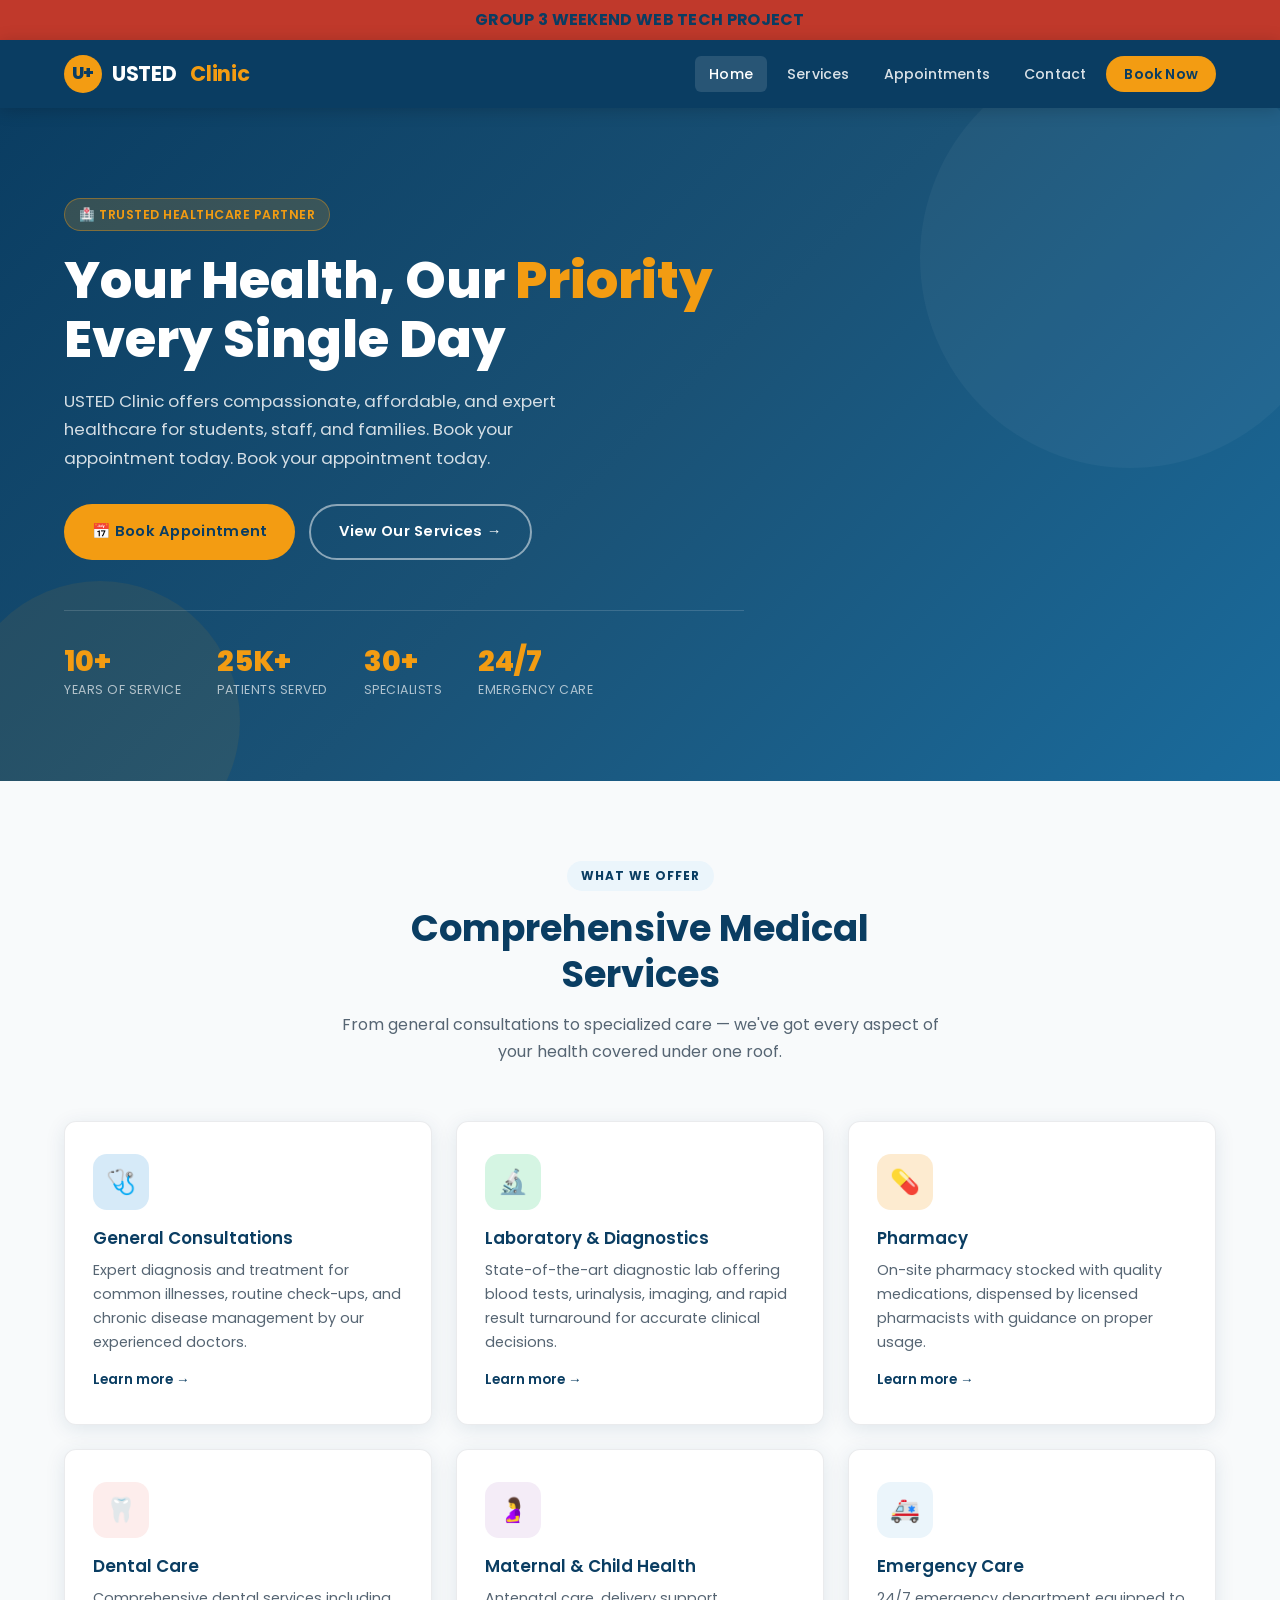
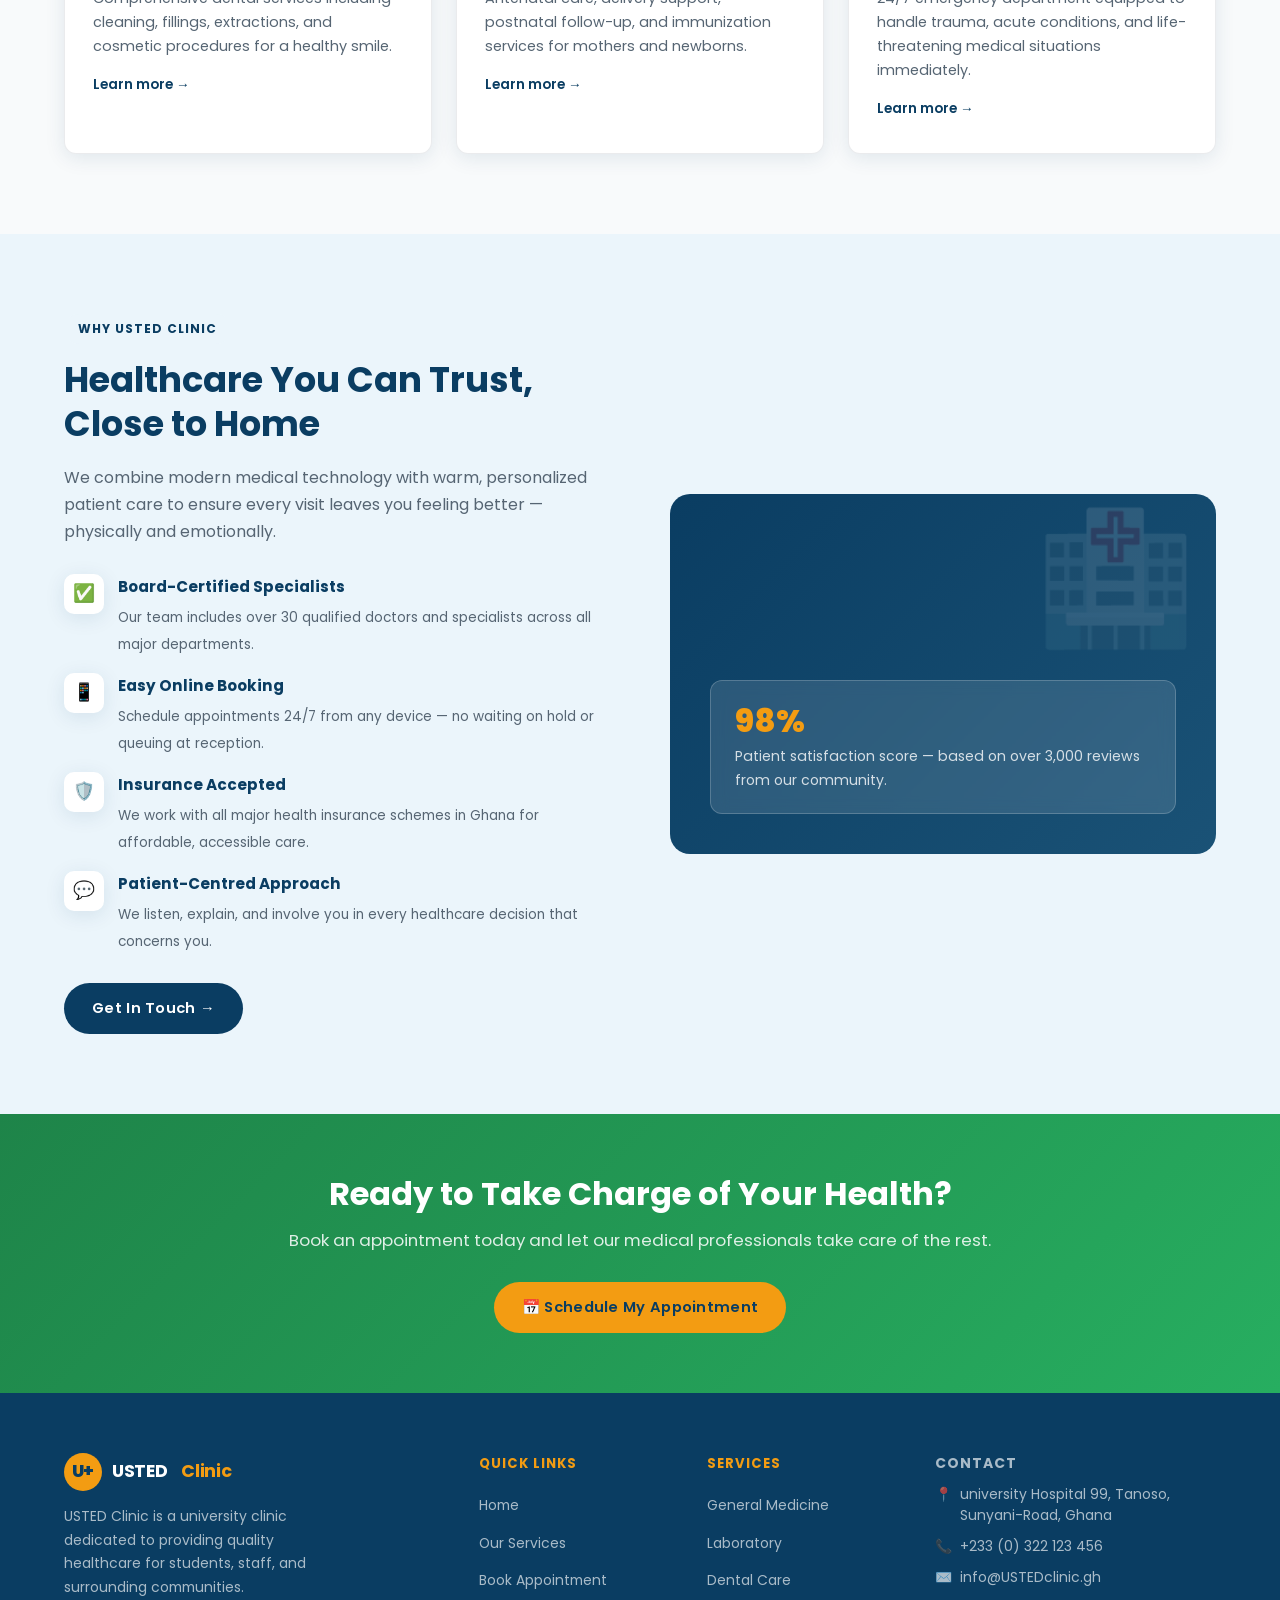
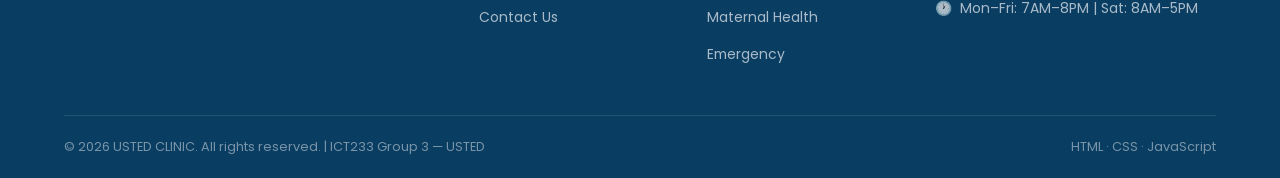
<file: index.html>
<!DOCTYPE html>
<html lang="en">
<head>
  <meta charset="UTF-8" />
  <meta name="viewport" content="width=device-width, initial-scale=1.0" />
  <meta name="description" content="MediPoint Clinic — Quality healthcare services in Kumasi, Ghana. Book appointments online, explore our services, and connect with our medical team." />
  <title>USTED CLINIC | Quality Healthcare in Tanoso</title>
  <link rel="stylesheet" href="style.css" />
</head>
<body>

  
  <div class="emergency-strip" role="alert">
     <h3>GROUP 3 WEEKEND WEB TECH PROJECT</h3>
  </div>

  <!-- NAVBAR ----
  <nav class="navbar" role="navigation" aria-label="Main Navigation">
    <a href="index.html" class="nav-logo">
      <div class="logo-icon" aria-hidden="true">U+</div>
      USTED <span>&nbsp;Clinic</span>
    </a>

  <button id="open-menu-btn" ><i class="fa-solid fa-bars"></i></button>
    <button id="close-menu-btn" ><i class="fa-solid fa-square-xmark"></i></button>
  </div>


    <ul class="nav-links" role="list">
      <li><a href="index.html" class="active">Home</a></li>
      <li><a href="services.html">Services</a></li>
      <li><a href="appointments.html">Appointments</a></li>
      <li><a href="contact.html">Contact</a></li>
      <li><a href="appointments.html" class="btn-nav">Book Now</a></li>
    </ul>
  </nav>
----->

 <!-- NAVBAR -->
  <nav class="navbar" role="navigation" aria-label="Main Navigation">
    <a href="index.html" class="nav-logo">
      <div class="logo-icon" aria-hidden="true">U+</div>
      USTED <span>&nbsp;Clinic</span>
    </a>
    <button class="hamburger" aria-label="Toggle Navigation" aria-expanded="false">
      <span></span><span></span><span></span>
    </button>



    <ul class="nav-links" role="list">
      <li><a href="index.html" class="active">Home</a></li>
      <li><a href="services.html">Services</a></li>
      <li><a href="appointments.html">Appointments</a></li>
      <li><a href="contact.html">Contact</a></li>
      <li><a href="appointments.html" class="btn-nav">Book Now</a></li>
    </ul>
  </nav>








  <!-- HERO -->
  <header class="hero" role="banner">
    <div class="hero-inner fade-up">
      <div class="hero-badge">🏥 Trusted Healthcare Partner</div>
      <h1>Your Health, Our <span>Priority</span><br/>Every Single Day</h1>
      <p>USTED Clinic offers compassionate, affordable, and expert healthcare for students, staff, and families. Book your appointment today. Book your appointment today.</p>
      <div class="hero-cta">
        <a href="appointments.html" class="btn btn-primary">📅 Book Appointment</a>
        <a href="services.html" class="btn btn-outline">View Our Services →</a>
      </div>
      <div class="hero-stats">
        <div class="stat-item">
          <div class="num">10+</div>
          <div class="label">Years of Service</div>
        </div>
        <div class="stat-item">
          <div class="num">25K+</div>
          <div class="label">Patients Served</div>
        </div>
        <div class="stat-item">
          <div class="num">30+</div>
          <div class="label">Specialists</div>
        </div>
        <div class="stat-item">
          <div class="num">24/7</div>
          <div class="label">Emergency Care</div>
        </div>
      </div>
    </div>
  </header>

  <!-- SERVICES PREVIEW -->
  <section class="services-preview" aria-labelledby="services-heading">
    <div class="section-header">
      <span class="section-tag">What We Offer</span>
      <h2 id="services-heading">Comprehensive Medical Services</h2>
      <p>From general consultations to specialized care — we've got every aspect of your health covered under one roof.</p>
    </div>
    <div class="grid-3">
      <article class="card service-card">
        <div class="card-icon" aria-hidden="true">🩺</div>
        <h3>General Consultations</h3>
        <p>Expert diagnosis and treatment for common illnesses, routine check-ups, and chronic disease management by our experienced doctors.</p>
        <a href="services.html" class="read-more">Learn more →</a>
      </article>
      <article class="card service-card">
        <div class="card-icon" aria-hidden="true">🔬</div>
        <h3>Laboratory &amp; Diagnostics</h3>
        <p>State-of-the-art diagnostic lab offering blood tests, urinalysis, imaging, and rapid result turnaround for accurate clinical decisions.</p>
        <a href="services.html" class="read-more">Learn more →</a>
      </article>
      <article class="card service-card">
        <div class="card-icon" aria-hidden="true">💊</div>
        <h3>Pharmacy</h3>
        <p>On-site pharmacy stocked with quality medications, dispensed by licensed pharmacists with guidance on proper usage.</p>
        <a href="services.html" class="read-more">Learn more →</a>
      </article>
      <article class="card service-card">
        <div class="card-icon" aria-hidden="true">🦷</div>
        <h3>Dental Care</h3>
        <p>Comprehensive dental services including cleaning, fillings, extractions, and cosmetic procedures for a healthy smile.</p>
        <a href="services.html" class="read-more">Learn more →</a>
      </article>
      <article class="card service-card">
        <div class="card-icon" aria-hidden="true">🤰</div>
        <h3>Maternal &amp; Child Health</h3>
        <p>Antenatal care, delivery support, postnatal follow-up, and immunization services for mothers and newborns.</p>
        <a href="services.html" class="read-more">Learn more →</a>
      </article>
      <article class="card service-card">
        <div class="card-icon" aria-hidden="true">🚑</div>
        <h3>Emergency Care</h3>
        <p>24/7 emergency department equipped to handle trauma, acute conditions, and life-threatening medical situations immediately.</p>
        <a href="services.html" class="read-more">Learn more →</a>
      </article>
    </div>
  </section>

  <!-- WHY CHOOSE US -->
  <section class="why-section" aria-labelledby="why-heading">
    <div class="why-grid">
      <div class="why-text">
        <span class="section-tag">Why USTED CLINIC</span>
        <h2 id="why-heading">Healthcare You Can Trust, Close to Home</h2>
        <p>We combine modern medical technology with warm, personalized patient care to ensure every visit leaves you feeling better — physically and emotionally.</p>
        <div class="why-list">
          <div class="why-item">
            <div class="icon" aria-hidden="true">✅</div>
            <div class="content">
              <strong>Board-Certified Specialists</strong>
              <span>Our team includes over 30 qualified doctors and specialists across all major departments.</span>
            </div>
          </div>
          <div class="why-item">
            <div class="icon" aria-hidden="true">📱</div>
            <div class="content">
              <strong>Easy Online Booking</strong>
              <span>Schedule appointments 24/7 from any device — no waiting on hold or queuing at reception.</span>
            </div>
          </div>
          <div class="why-item">
            <div class="icon" aria-hidden="true">🛡️</div>
            <div class="content">
              <strong>Insurance Accepted</strong>
              <span>We work with all major health insurance schemes in Ghana for affordable, accessible care.</span>
            </div>
          </div>
          <div class="why-item">
            <div class="icon" aria-hidden="true">💬</div>
            <div class="content">
              <strong>Patient-Centred Approach</strong>
              <span>We listen, explain, and involve you in every healthcare decision that concerns you.</span>
            </div>
          </div>
        </div>
        <div style="margin-top:28px;">
          <a href="contact.html" class="btn btn-dark">Get In Touch →</a>
        </div>
      </div>
      <div class="why-visual" aria-hidden="true">
        <div class="highlight-box">
          <h3>98%</h3>
          <p>Patient satisfaction score — based on over 3,000 reviews from our community.</p>
        </div>
      </div>
    </div>
  </section>

  <!-- CTA STRIP -->
  <section class="cta-strip" aria-labelledby="cta-heading">
    <h2 id="cta-heading">Ready to Take Charge of Your Health?</h2>
    <p>Book an appointment today and let our medical professionals take care of the rest.</p>
    <a href="appointments.html" class="btn btn-primary">📅 Schedule My Appointment</a>
  </section>

  <!-- FOOTER -->
  <footer>
    <div class="footer-grid">
      <div class="footer-brand">
        <div class="nav-logo" style="font-size:1.1rem;">
          <div class="logo-icon" aria-hidden="true">U+</div>
          USTED<span>&nbsp;Clinic</span>
        </div>
        <p>USTED Clinic is a university clinic dedicated to providing quality healthcare for students, staff, and surrounding communities.</p>
      </div>
      <div>
        <p class="footer-heading">Quick Links</p>
        <ul class="footer-links">
          <li><a href="index.html">Home</a></li>
          <li><a href="services.html">Our Services</a></li>
          <li><a href="appointments.html">Book Appointment</a></li>
          <li><a href="contact.html">Contact Us</a></li>
        </ul>
      </div>
      <div>
        <p class="footer-heading">Services</p>
        <ul class="footer-links">
          <li><a href="services.html">General Medicine</a></li>
          <li><a href="services.html">Laboratory</a></li>
          <li><a href="services.html">Dental Care</a></li>
          <li><a href="services.html">Maternal Health</a></li>
          <li><a href="services.html">Emergency</a></li>
        </ul>
      </div>
      <div class="footer-contact">
        <p class="footer-heading">Contact</p>
        <p><span aria-hidden="true">📍</span> university Hospital 99, Tanoso, Sunyani-Road, Ghana</p>
        <p><span aria-hidden="true">📞</span> +233 (0) 322 123 456</p>
        <p><span aria-hidden="true">✉️</span> info@USTEDclinic.gh</p>
        <p><span aria-hidden="true">🕐</span> Mon–Fri: 7AM–8PM | Sat: 8AM–5PM</p>
      </div>
    </div>
    <div class="footer-bottom">
      <span>© <span id="year"></span> USTED CLINIC. All rights reserved. | ICT233 Group 3 — USTED</span>
      <span>HTML · CSS · JavaScript</span>
    </div>
  </footer>

  <script src="main.js"></script>
</body>
</html>
</file>
<file: style.css>
@import url('https://fonts.googleapis.com/css2?family=Poppins:wght@300;400;500;600;700;800&family=Lora:ital,wght@0,400;0,600;1,400&display=swap');

/* ---- RESET & BASE ---- */
*, *::before, *::after { box-sizing: border-box; margin: 0; padding: 0; }

:root {
  --primary:   #0A3D62;
  --primary-l: #1A5276;
  --green:     #1E8449;
  --green-l:   #27AE60;
  --accent:    #F39C12;
  --accent-d:  #D68910;
  --light:     #EBF5FB;
  --bg:        #F8FAFB;
  --white:     #FFFFFF;
  --text:      #2C3E50;
  --text-l:    #566573;
  --border:    #D5D8DC;
  --shadow:    0 4px 20px rgba(10,61,98,0.10);
  --shadow-lg: 0 8px 40px rgba(10,61,98,0.16);
  --radius:    12px;
  --radius-sm: 6px;
  --transition: all 0.3s ease;
  --font-head: 'Poppins', sans-serif;
  --font-body: 'Poppins', sans-serif;
}

html { scroll-behavior: smooth; font-size: 16px; }

body {
  font-family: var(--font-body);
  background: var(--bg);
  color: var(--text);
  line-height: 1.7;
  overflow-x: hidden;
}

img { max-width: 100%; height: auto; display: block; }
a  { text-decoration: none; color: inherit; }
ul { list-style: none; }

h1,h2,h3,h4 {
  font-family: var(--font-head);
  line-height: 1.25;
  color: var(--primary);
}

/* ---- SCROLLBAR ---- */
::-webkit-scrollbar { width: 6px; }
::-webkit-scrollbar-track { background: var(--light); }
::-webkit-scrollbar-thumb { background: var(--primary-l); border-radius: 3px; }

/* =========================================================
   NAVBAR
   ========================================================= */
.navbar {
  position: sticky;
  top: 0;
  z-index: 1000;
  background: var(--primary);
  padding: 0 5%;
  display: flex;
  align-items: center;
  justify-content: space-between;
  height: 68px;
  box-shadow: 0 2px 16px rgba(0,0,0,0.18);
}

.nav-logo {
  display: flex;
  align-items: center;
  gap: 10px;
  color: var(--white);
  font-size: 1.3rem;
  font-weight: 700;
  letter-spacing: -0.3px;
}

.nav-logo .logo-icon {
  width: 38px; height: 38px;
  background: var(--accent);
  border-radius: 50%;
  display: flex; align-items: center; justify-content: center;
  font-size: 1.1rem;
  font-weight: 800;
  color: var(--primary);
  flex-shrink: 0;
}

.nav-logo span { color: var(--accent); }

.nav-links {
  display: flex;
  align-items: center;
  gap: 6px;
}

.nav-links a {
  color: rgba(255,255,255,0.85);
  padding: 8px 14px;
  border-radius: var(--radius-sm);
  font-size: 0.88rem;
  font-weight: 500;
  transition: var(--transition);
  letter-spacing: 0.2px;
}

.nav-links a:hover,
.nav-links a.active {
  color: var(--white);
  background: rgba(255,255,255,0.12);
}

.nav-links .btn-nav {
  background: var(--accent);
  color: var(--primary);
  font-weight: 600;
  padding: 8px 18px;
  border-radius: 50px;
}

.nav-links .btn-nav:hover {
  background: var(--accent-d);
  color: var(--white);
}

/* hamburger */
.hamburger {
  display: none;
  flex-direction: column;
  gap: 5px;
  cursor: pointer;
  padding: 4px;
}
.hamburger span {
  display: block; width: 24px; height: 2px;
  background: var(--white);
  border-radius: 2px;
  transition: var(--transition);
}
.hamburger.open span:nth-child(1) { transform: translateY(7px) rotate(45deg); }
.hamburger.open span:nth-child(2) { opacity: 0; }
.hamburger.open span:nth-child(3) { transform: translateY(-7px) rotate(-45deg); }

/* =========================================================
   HERO
   ========================================================= */
.hero {
  background: linear-gradient(135deg, var(--primary) 0%, var(--primary-l) 50%, #1A6B9C 100%);
  color: var(--white);
  padding: 90px 5% 80px;
  position: relative;
  overflow: hidden;
}

.hero::before {
  content: '';
  position: absolute;
  top: -60px; right: -60px;
  width: 420px; height: 420px;
  background: rgba(255,255,255,0.04);
  border-radius: 50%;
}

.hero::after {
  content: '';
  position: absolute;
  bottom: -80px; left: -40px;
  width: 280px; height: 280px;
  background: rgba(243,156,18,0.08);
  border-radius: 50%;
}

.hero-inner {
  max-width: 680px;
  position: relative;
  z-index: 1;
}

.hero-badge {
  display: inline-flex;
  align-items: center;
  gap: 6px;
  background: rgba(243,156,18,0.18);
  border: 1px solid rgba(243,156,18,0.4);
  color: var(--accent);
  padding: 5px 14px;
  border-radius: 50px;
  font-size: 0.78rem;
  font-weight: 600;
  letter-spacing: 0.5px;
  text-transform: uppercase;
  margin-bottom: 20px;
}

.hero h1 {
  font-size: clamp(2rem, 4.5vw, 3.2rem);
  color: var(--white);
  font-weight: 800;
  margin-bottom: 18px;
  line-height: 1.15;
}

.hero h1 span { color: var(--accent); }

.hero p {
  font-size: 1.05rem;
  color: rgba(255,255,255,0.82);
  margin-bottom: 32px;
  max-width: 520px;
}

.hero-cta {
  display: flex;
  gap: 14px;
  flex-wrap: wrap;
}

.hero-stats {
  display: flex;
  gap: 36px;
  margin-top: 50px;
  padding-top: 36px;
  border-top: 1px solid rgba(255,255,255,0.15);
  flex-wrap: wrap;
}

.stat-item { text-align: left; }
.stat-item .num {
  font-size: 1.8rem;
  font-weight: 800;
  color: var(--accent);
  line-height: 1;
}
.stat-item .label {
  font-size: 0.78rem;
  color: rgba(255,255,255,0.65);
  margin-top: 4px;
  text-transform: uppercase;
  letter-spacing: 0.5px;
}

/* =========================================================
   BUTTONS
   ========================================================= */
.btn {
  display: inline-flex;
  align-items: center;
  gap: 8px;
  padding: 13px 28px;
  border-radius: 50px;
  font-weight: 600;
  font-size: 0.92rem;
  font-family: var(--font-body);
  cursor: pointer;
  border: none;
  transition: var(--transition);
  letter-spacing: 0.3px;
}

.btn-primary {
  background: var(--accent);
  color: var(--primary);
}
.btn-primary:hover {
  background: var(--accent-d);
  color: var(--white);
  transform: translateY(-2px);
  box-shadow: 0 6px 20px rgba(243,156,18,0.35);
}

.btn-outline {
  background: transparent;
  border: 2px solid rgba(255,255,255,0.5);
  color: var(--white);
}
.btn-outline:hover {
  border-color: var(--white);
  background: rgba(255,255,255,0.1);
  transform: translateY(-2px);
}

.btn-green {
  background: var(--green);
  color: var(--white);
}
.btn-green:hover {
  background: var(--green-l);
  transform: translateY(-2px);
  box-shadow: 0 6px 20px rgba(30,132,73,0.3);
}

.btn-dark {
  background: var(--primary);
  color: var(--white);
}
.btn-dark:hover {
  background: var(--primary-l);
  transform: translateY(-2px);
}

/* =========================================================
   SECTIONS
   ========================================================= */
section { padding: 80px 5%; }

.section-header {
  text-align: center;
  max-width: 600px;
  margin: 0 auto 56px;
}

.section-tag {
  display: inline-block;
  background: var(--light);
  color: var(--primary);
  font-size: 0.75rem;
  font-weight: 700;
  text-transform: uppercase;
  letter-spacing: 1px;
  padding: 5px 14px;
  border-radius: 50px;
  margin-bottom: 14px;
}

.section-header h2 {
  font-size: clamp(1.6rem, 3vw, 2.3rem);
  font-weight: 700;
  margin-bottom: 14px;
}

.section-header p {
  color: var(--text-l);
  font-size: 1rem;
}

/* =========================================================
   CARDS
   ========================================================= */
.card {
  background: var(--white);
  border-radius: var(--radius);
  box-shadow: var(--shadow);
  padding: 32px 28px;
  transition: var(--transition);
  border: 1px solid rgba(213,216,220,0.5);
}

.card:hover {
  transform: translateY(-5px);
  box-shadow: var(--shadow-lg);
  border-color: var(--light);
}

.card-icon {
  width: 56px; height: 56px;
  border-radius: 14px;
  display: flex; align-items: center; justify-content: center;
  font-size: 1.5rem;
  margin-bottom: 18px;
  background: var(--light);
  color: var(--primary);
}

.card h3 {
  font-size: 1.05rem;
  font-weight: 600;
  margin-bottom: 10px;
}

.card p {
  color: var(--text-l);
  font-size: 0.9rem;
  line-height: 1.65;
}

/* Grid layouts */
.grid-2 { display: grid; grid-template-columns: repeat(2,1fr); gap: 24px; }
.grid-3 { display: grid; grid-template-columns: repeat(3,1fr); gap: 24px; }
.grid-4 { display: grid; grid-template-columns: repeat(4,1fr); gap: 24px; }

/* =========================================================
   HOME — SERVICES PREVIEW
   ========================================================= */
.services-preview { background: var(--bg); }

.service-card .card-icon { background: var(--light); }
.service-card:nth-child(1) .card-icon { background: #D6EAF8; color: var(--primary); }
.service-card:nth-child(2) .card-icon { background: #D5F5E3; color: var(--green); }
.service-card:nth-child(3) .card-icon { background: #FDEBD0; color: #E67E22; }
.service-card:nth-child(4) .card-icon { background: #FDEDEC; color: #E74C3C; }
.service-card:nth-child(5) .card-icon { background: #F4ECF7; color: #8E44AD; }
.service-card:nth-child(6) .card-icon { background: #EBF5FB; color: #2E86C1; }

.service-card .read-more {
  display: inline-flex;
  align-items: center;
  gap: 4px;
  color: var(--primary);
  font-size: 0.85rem;
  font-weight: 600;
  margin-top: 14px;
  transition: var(--transition);
}
.service-card .read-more:hover { gap: 8px; color: var(--green); }

/* =========================================================
   HOME — WHY CHOOSE US
   ========================================================= */
.why-section { background: var(--light); }

.why-grid {
  display: grid;
  grid-template-columns: 1fr 1fr;
  gap: 60px;
  align-items: center;
}

.why-text h2 {
  font-size: clamp(1.6rem, 2.8vw, 2.2rem);
  margin-bottom: 18px;
}

.why-text p { color: var(--text-l); margin-bottom: 28px; }

.why-list { display: flex; flex-direction: column; gap: 16px; }

.why-item {
  display: flex;
  align-items: flex-start;
  gap: 14px;
}

.why-item .icon {
  width: 40px; height: 40px; flex-shrink: 0;
  background: var(--white);
  border-radius: 10px;
  display: flex; align-items: center; justify-content: center;
  font-size: 1.1rem;
  box-shadow: var(--shadow);
  color: var(--green);
}

.why-item .content strong { display: block; font-size: 0.95rem; color: var(--primary); margin-bottom: 3px; }
.why-item .content span  { font-size: 0.85rem; color: var(--text-l); }

.why-visual {
  background: linear-gradient(135deg, var(--primary) 0%, var(--primary-l) 100%);
  border-radius: 20px;
  padding: 40px;
  color: var(--white);
  position: relative;
  overflow: hidden;
  min-height: 360px;
  display: flex;
  flex-direction: column;
  justify-content: flex-end;
}

.why-visual::before {
  content: '🏥';
  font-size: 8rem;
  position: absolute;
  top: 20px; right: 20px;
  opacity: 0.12;
  line-height: 1;
}

.why-visual .highlight-box {
  background: rgba(255,255,255,0.12);
  border: 1px solid rgba(255,255,255,0.2);
  border-radius: 12px;
  padding: 20px 24px;
  backdrop-filter: blur(8px);
}

.why-visual .highlight-box h3 { color: var(--accent); font-size: 2rem; font-weight: 800; }
.why-visual .highlight-box p  { color: rgba(255,255,255,0.8); font-size: 0.88rem; margin-top: 4px; }

/* =========================================================
   HOME — CALL TO ACTION STRIP
   ========================================================= */
.cta-strip {
  background: linear-gradient(135deg, var(--green) 0%, var(--green-l) 100%);
  padding: 60px 5%;
  text-align: center;
  color: var(--white);
}

.cta-strip h2 { color: var(--white); font-size: 2rem; margin-bottom: 12px; }
.cta-strip p  { color: rgba(255,255,255,0.85); margin-bottom: 28px; font-size: 1.05rem; }

/* =========================================================
   PAGE BANNER (Inner pages)
   ========================================================= */
.page-banner {
  background: linear-gradient(135deg, var(--primary) 0%, var(--primary-l) 100%);
  padding: 60px 5%;
  color: var(--white);
  text-align: center;
}

.page-banner h1 {
  color: var(--white);
  font-size: clamp(1.8rem, 3.5vw, 2.8rem);
  margin-bottom: 10px;
}

.page-banner p { color: rgba(255,255,255,0.78); font-size: 1rem; }

.breadcrumb {
  display: flex;
  justify-content: center;
  gap: 8px;
  font-size: 0.82rem;
  color: rgba(255,255,255,0.6);
  margin-bottom: 14px;
}
.breadcrumb a { color: rgba(255,255,255,0.75); }
.breadcrumb a:hover { color: var(--accent); }
.breadcrumb span { color: rgba(255,255,255,0.4); }

/* =========================================================
   SERVICES PAGE
   ========================================================= */
.services-full { background: var(--bg); }

.service-full-card {
  background: var(--white);
  border-radius: var(--radius);
  box-shadow: var(--shadow);
  overflow: hidden;
  transition: var(--transition);
  border: 1px solid rgba(213,216,220,0.5);
}

.service-full-card:hover {
  transform: translateY(-4px);
  box-shadow: var(--shadow-lg);
}

.service-full-card .card-head {
  padding: 24px 28px 0;
  display: flex;
  align-items: center;
  gap: 14px;
}

.service-full-card .card-icon-lg {
  width: 50px; height: 50px;
  border-radius: 12px;
  display: flex; align-items: center; justify-content: center;
  font-size: 1.4rem;
  flex-shrink: 0;
}

.service-full-card .card-body {
  padding: 14px 28px 28px;
}

.service-full-card h3 { font-size: 1.05rem; font-weight: 700; }
.service-full-card p  { color: var(--text-l); font-size: 0.88rem; margin: 10px 0 14px; line-height: 1.6; }

.service-full-card ul {
  display: flex;
  flex-direction: column;
  gap: 6px;
}

.service-full-card ul li {
  font-size: 0.83rem;
  color: var(--text-l);
  display: flex;
  align-items: flex-start;
  gap: 8px;
}

.service-full-card ul li::before {
  content: '✓';
  color: var(--green);
  font-weight: 700;
  flex-shrink: 0;
  margin-top: 1px;
}

/* =========================================================
   APPOINTMENTS PAGE
   ========================================================= */
.appt-section {
  display: grid;
  grid-template-columns: 1fr 1.6fr;
  gap: 48px;
  align-items: start;
}

.appt-info { }

.appt-info h2 { font-size: 1.7rem; margin-bottom: 14px; }
.appt-info p  { color: var(--text-l); margin-bottom: 24px; font-size: 0.93rem; }

.info-card {
  background: var(--white);
  border-radius: var(--radius);
  box-shadow: var(--shadow);
  padding: 24px;
  margin-bottom: 16px;
  border-left: 4px solid var(--primary);
  display: flex;
  gap: 16px;
  align-items: flex-start;
}

.info-card .info-icon {
  font-size: 1.4rem;
  flex-shrink: 0;
  margin-top: 2px;
}

.info-card strong { display: block; font-size: 0.92rem; color: var(--primary); margin-bottom: 4px; }
.info-card span   { font-size: 0.85rem; color: var(--text-l); }

/* Form */
.appt-form-card {
  background: var(--white);
  border-radius: var(--radius);
  box-shadow: var(--shadow-lg);
  padding: 40px;
}

.appt-form-card h3 {
  font-size: 1.3rem;
  margin-bottom: 24px;
  padding-bottom: 16px;
  border-bottom: 2px solid var(--light);
}

.form-row {
  display: grid;
  grid-template-columns: 1fr 1fr;
  gap: 16px;
}

.form-group {
  display: flex;
  flex-direction: column;
  margin-bottom: 18px;
}

.form-group label {
  font-size: 0.82rem;
  font-weight: 600;
  color: var(--primary);
  margin-bottom: 6px;
  letter-spacing: 0.3px;
}

.form-group input,
.form-group select,
.form-group textarea {
  padding: 11px 14px;
  border: 1.5px solid var(--border);
  border-radius: var(--radius-sm);
  font-size: 0.9rem;
  font-family: var(--font-body);
  color: var(--text);
  transition: var(--transition);
  background: var(--bg);
  outline: none;
}

.form-group input:focus,
.form-group select:focus,
.form-group textarea:focus {
  border-color: var(--primary);
  background: var(--white);
  box-shadow: 0 0 0 3px rgba(10,61,98,0.08);
}

.form-group input.error,
.form-group select.error,
.form-group textarea.error {
  border-color: #E74C3C;
  box-shadow: 0 0 0 3px rgba(231,76,60,0.08);
}

.form-group .err-msg {
  color: #E74C3C;
  font-size: 0.75rem;
  margin-top: 4px;
  display: none;
}

.form-group textarea { resize: vertical; min-height: 90px; }

.form-submit { width: 100%; padding: 14px; font-size: 1rem; border-radius: var(--radius-sm); }

/* Success message */
.success-msg {
  display: none;
  background: #D5F5E3;
  border: 1.5px solid var(--green);
  border-radius: var(--radius-sm);
  padding: 16px 20px;
  color: var(--green);
  font-size: 0.92rem;
  font-weight: 600;
  text-align: center;
  margin-top: 16px;
  gap: 8px;
  align-items: center;
  justify-content: center;
}

/* =========================================================
   CONTACT PAGE
   ========================================================= */
.contact-grid {
  display: grid;
  grid-template-columns: 1fr 1.5fr;
  gap: 48px;
  align-items: start;
}

.contact-details h2 { font-size: 1.6rem; margin-bottom: 12px; }
.contact-details p  { color: var(--text-l); font-size: 0.92rem; margin-bottom: 28px; }

.contact-item {
  display: flex;
  gap: 16px;
  align-items: flex-start;
  margin-bottom: 22px;
}

.contact-item .ci-icon {
  width: 46px; height: 46px;
  background: var(--light);
  border-radius: 12px;
  display: flex; align-items: center; justify-content: center;
  font-size: 1.2rem;
  flex-shrink: 0;
}

.contact-item strong { display: block; font-size: 0.88rem; font-weight: 700; color: var(--primary); margin-bottom: 3px; }
.contact-item span   { font-size: 0.87rem; color: var(--text-l); }

.map-placeholder {
  background: var(--light);
  border-radius: var(--radius);
  height: 180px;
  display: flex;
  align-items: center;
  justify-content: center;
  flex-direction: column;
  gap: 8px;
  color: var(--text-l);
  font-size: 0.9rem;
  margin-top: 20px;
  border: 2px dashed var(--border);
}

.map-placeholder .map-icon { font-size: 2.5rem; }

.feedback-form-card {
  background: var(--white);
  border-radius: var(--radius);
  box-shadow: var(--shadow-lg);
  padding: 40px;
}

.feedback-form-card h3 {
  font-size: 1.3rem;
  margin-bottom: 8px;
}
.feedback-form-card > p { color: var(--text-l); font-size: 0.88rem; margin-bottom: 24px; }

.rating-group { margin-bottom: 18px; }
.rating-group label { font-size: 0.82rem; font-weight: 600; color: var(--primary); display: block; margin-bottom: 8px; }

.stars {
  display: flex;
  gap: 6px;
}

.stars input[type="radio"] { display: none; }

.stars label {
  font-size: 1.6rem;
  cursor: pointer;
  color: var(--border);
  transition: color 0.2s;
  font-weight: normal;
}

.stars input:checked ~ label,
.stars label:hover,
.stars label:hover ~ label { color: var(--border); }

.stars input:checked ~ label { color: var(--border); }

/* CSS-only star rating trick */
.stars { flex-direction: row-reverse; justify-content: flex-end; }
.stars label { transition: color 0.15s; }
.stars label:hover,
.stars label:hover ~ label,
.stars input:checked ~ label { color: var(--accent) !important; }

/* =========================================================
   OPENING HOURS BADGE
   ========================================================= */
.hours-badge {
  background: linear-gradient(135deg, var(--green) 0%, var(--green-l) 100%);
  border-radius: var(--radius);
  padding: 24px;
  color: var(--white);
  margin-top: 24px;
}

.hours-badge h4 { font-size: 0.95rem; font-weight: 700; margin-bottom: 14px; }

.hours-table { width: 100%; }
.hours-table tr td { padding: 5px 0; font-size: 0.85rem; }
.hours-table tr td:last-child { text-align: right; opacity: 0.85; }

/* =========================================================
   FOOTER
   ========================================================= */
footer {
  background: var(--primary);
  color: var(--white);
  padding: 60px 5% 0;
}

.footer-grid {
  display: grid;
  grid-template-columns: 2fr 1fr 1fr 1.5fr;
  gap: 40px;
  padding-bottom: 48px;
  border-bottom: 1px solid rgba(255,255,255,0.1);
}

.footer-brand p {
  color: rgba(255,255,255,0.65);
  font-size: 0.87rem;
  margin: 14px 0 20px;
  line-height: 1.7;
  max-width: 280px;
}

.footer-heading {
  font-size: 0.82rem;
  font-weight: 700;
  text-transform: uppercase;
  letter-spacing: 1px;
  color: var(--accent);
  margin-bottom: 16px;
}

.footer-links {
  display: flex;
  flex-direction: column;
  gap: 10px;
}

.footer-links a {
  color: rgba(255,255,255,0.65);
  font-size: 0.87rem;
  transition: var(--transition);
}

.footer-links a:hover { color: var(--white); padding-left: 4px; }

.footer-contact p {
  color: rgba(255,255,255,0.65);
  font-size: 0.87rem;
  display: flex;
  align-items: flex-start;
  gap: 8px;
  margin-bottom: 10px;
  line-height: 1.5;
}

.footer-bottom {
  padding: 20px 0;
  display: flex;
  justify-content: space-between;
  align-items: center;
  font-size: 0.8rem;
  color: rgba(255,255,255,0.45);
  flex-wrap: wrap;
  gap: 8px;
}

.emergency-strip {
  background: #C0392B;
  text-align: center;
  padding: 10px 5%;
  color: var(--white);
  font-size: 0.85rem;
  font-weight: 600;
  letter-spacing: 0.3px;
}

.emergency-strip a { color: var(--white); text-decoration: underline; }

/* =========================================================
   UTILITIES
   ========================================================= */
.text-center { text-align: center; }
.mb-8  { margin-bottom: 8px; }
.mb-16 { margin-bottom: 16px; }
.container { max-width: 1200px; margin: 0 auto; }

/* =========================================================
   ANIMATIONS
   ========================================================= */
@keyframes fadeInUp {
  from { opacity: 0; transform: translateY(24px); }
  to   { opacity: 1; transform: translateY(0); }
}

@keyframes fadeIn {
  from { opacity: 0; }
  to   { opacity: 1; }
}

.fade-up { animation: fadeInUp 0.6s ease forwards; }

/* =========================================================
   RESPONSIVE
   ========================================================= */
@media (max-width: 1024px) {
  .grid-4 { grid-template-columns: repeat(2,1fr); }
  .footer-grid { grid-template-columns: 1fr 1fr; gap: 32px; }
  .why-grid { gap: 36px; }
}

@media (max-width: 768px) {
  section { padding: 60px 5%; }

  .nav-links {
    display: none;
    position: absolute;
    top: 68px;
    left: 0; right: 0;
    background: var(--primary);
    flex-direction: column;
    padding: 16px 5%;
    gap: 4px;
    box-shadow: 0 8px 24px rgba(0,0,0,0.2);
  }

  .nav-links.open { display: flex; }
  .nav-links a { width: 100%; padding: 12px 14px; }
  .hamburger { display: flex; }

  .hero { padding: 60px 5%; }
  .hero h1 { font-size: 1.9rem; }
  .hero-stats { gap: 24px; }

  .grid-2, .grid-3, .grid-4 { grid-template-columns: 1fr; }
  .form-row { grid-template-columns: 1fr; }

  .why-grid { grid-template-columns: 1fr; }
  .why-visual { min-height: 220px; }

  .appt-section { grid-template-columns: 1fr; }
  .contact-grid { grid-template-columns: 1fr; }

  .footer-grid { grid-template-columns: 1fr; gap: 28px; }
  .footer-bottom { flex-direction: column; text-align: center; }

  .appt-form-card, .feedback-form-card { padding: 24px; }
}

@media (max-width: 480px) {
  .hero h1 { font-size: 1.6rem; }
  .hero-cta { flex-direction: column; }
  .btn { justify-content: center; }
}
</file>
